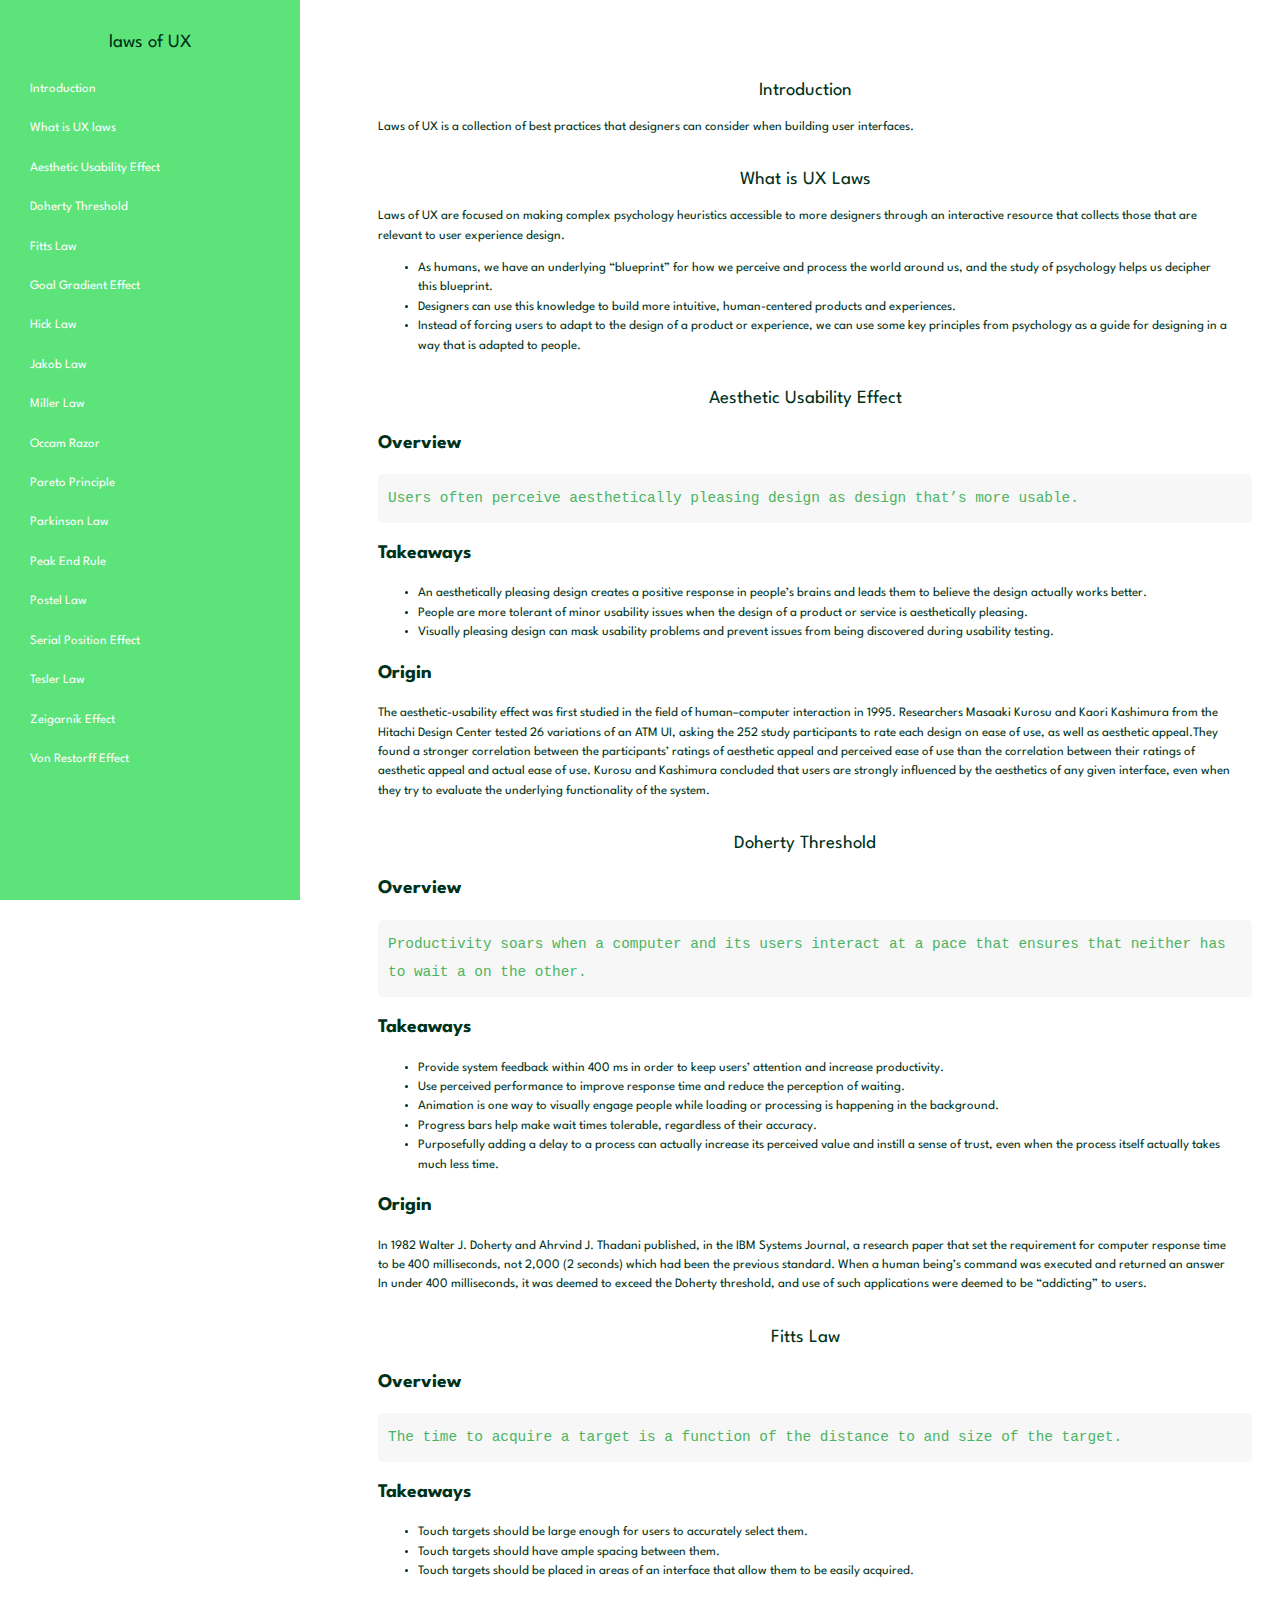
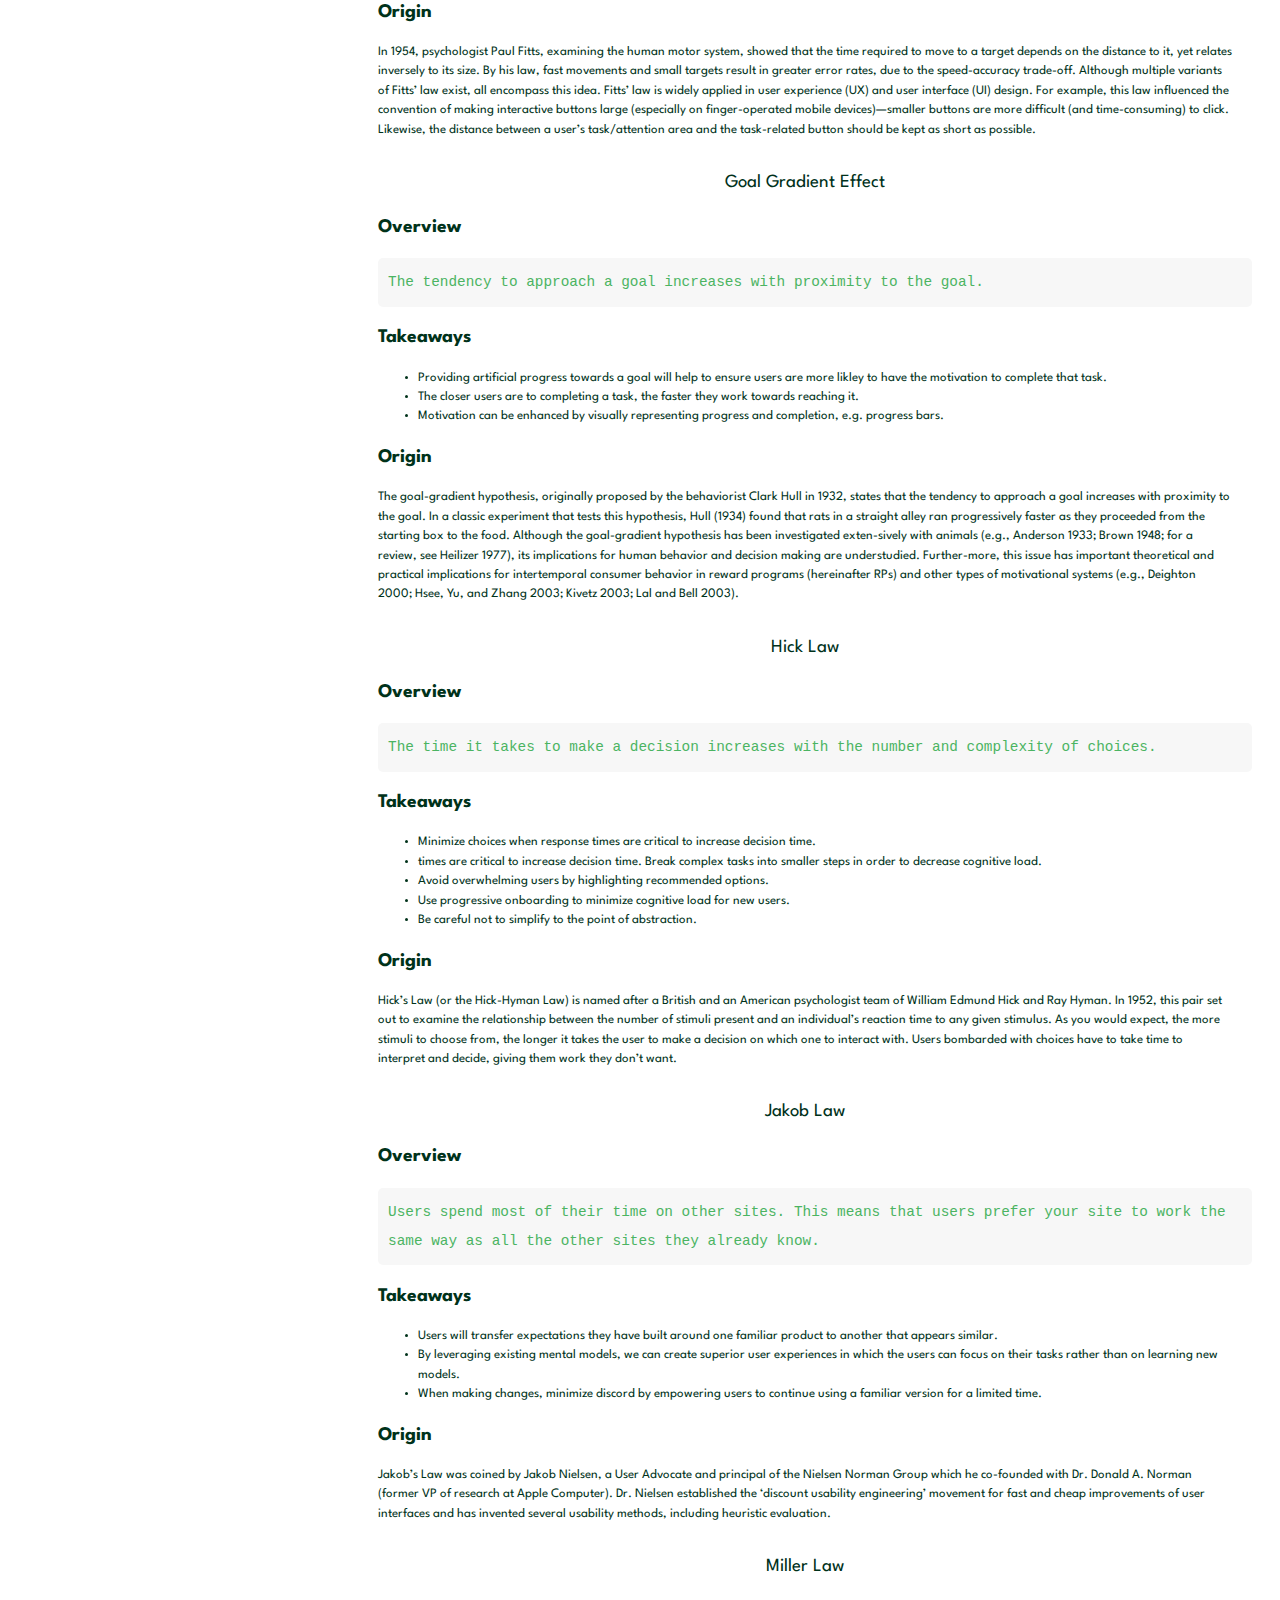
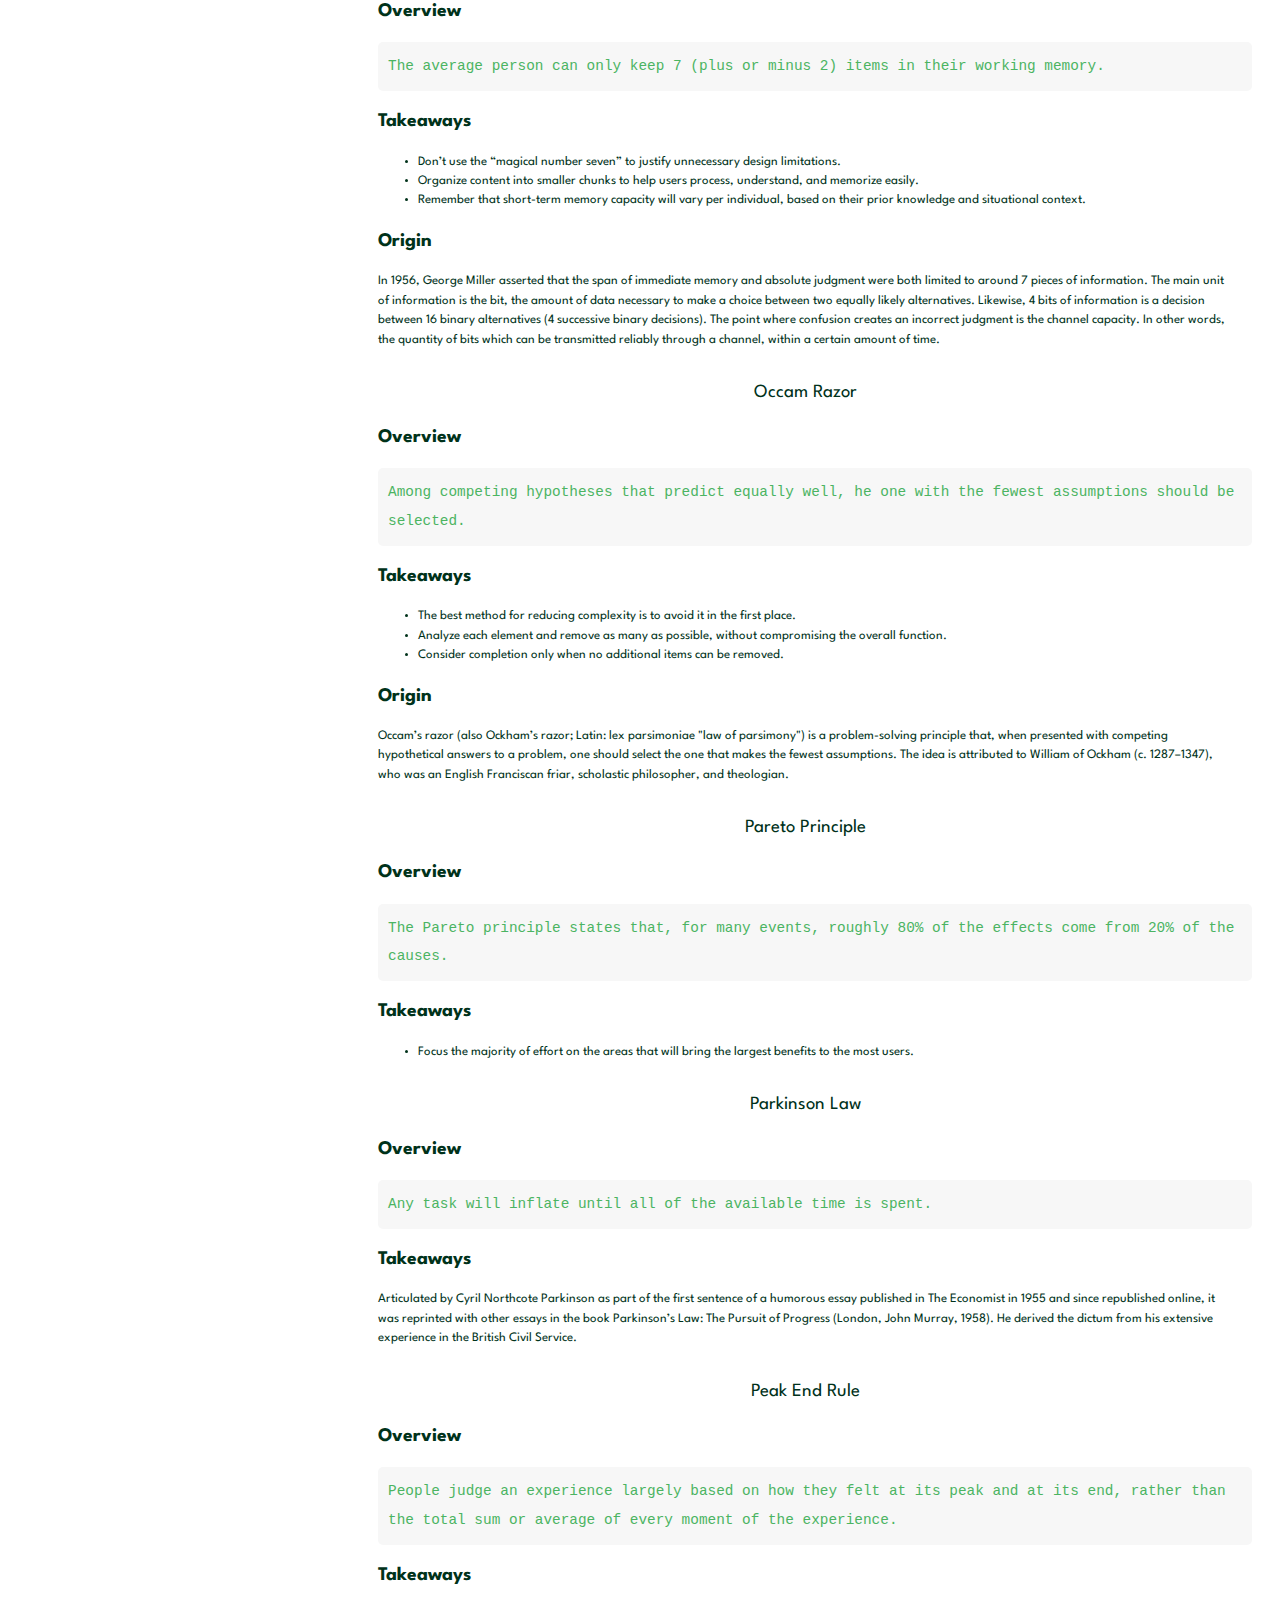
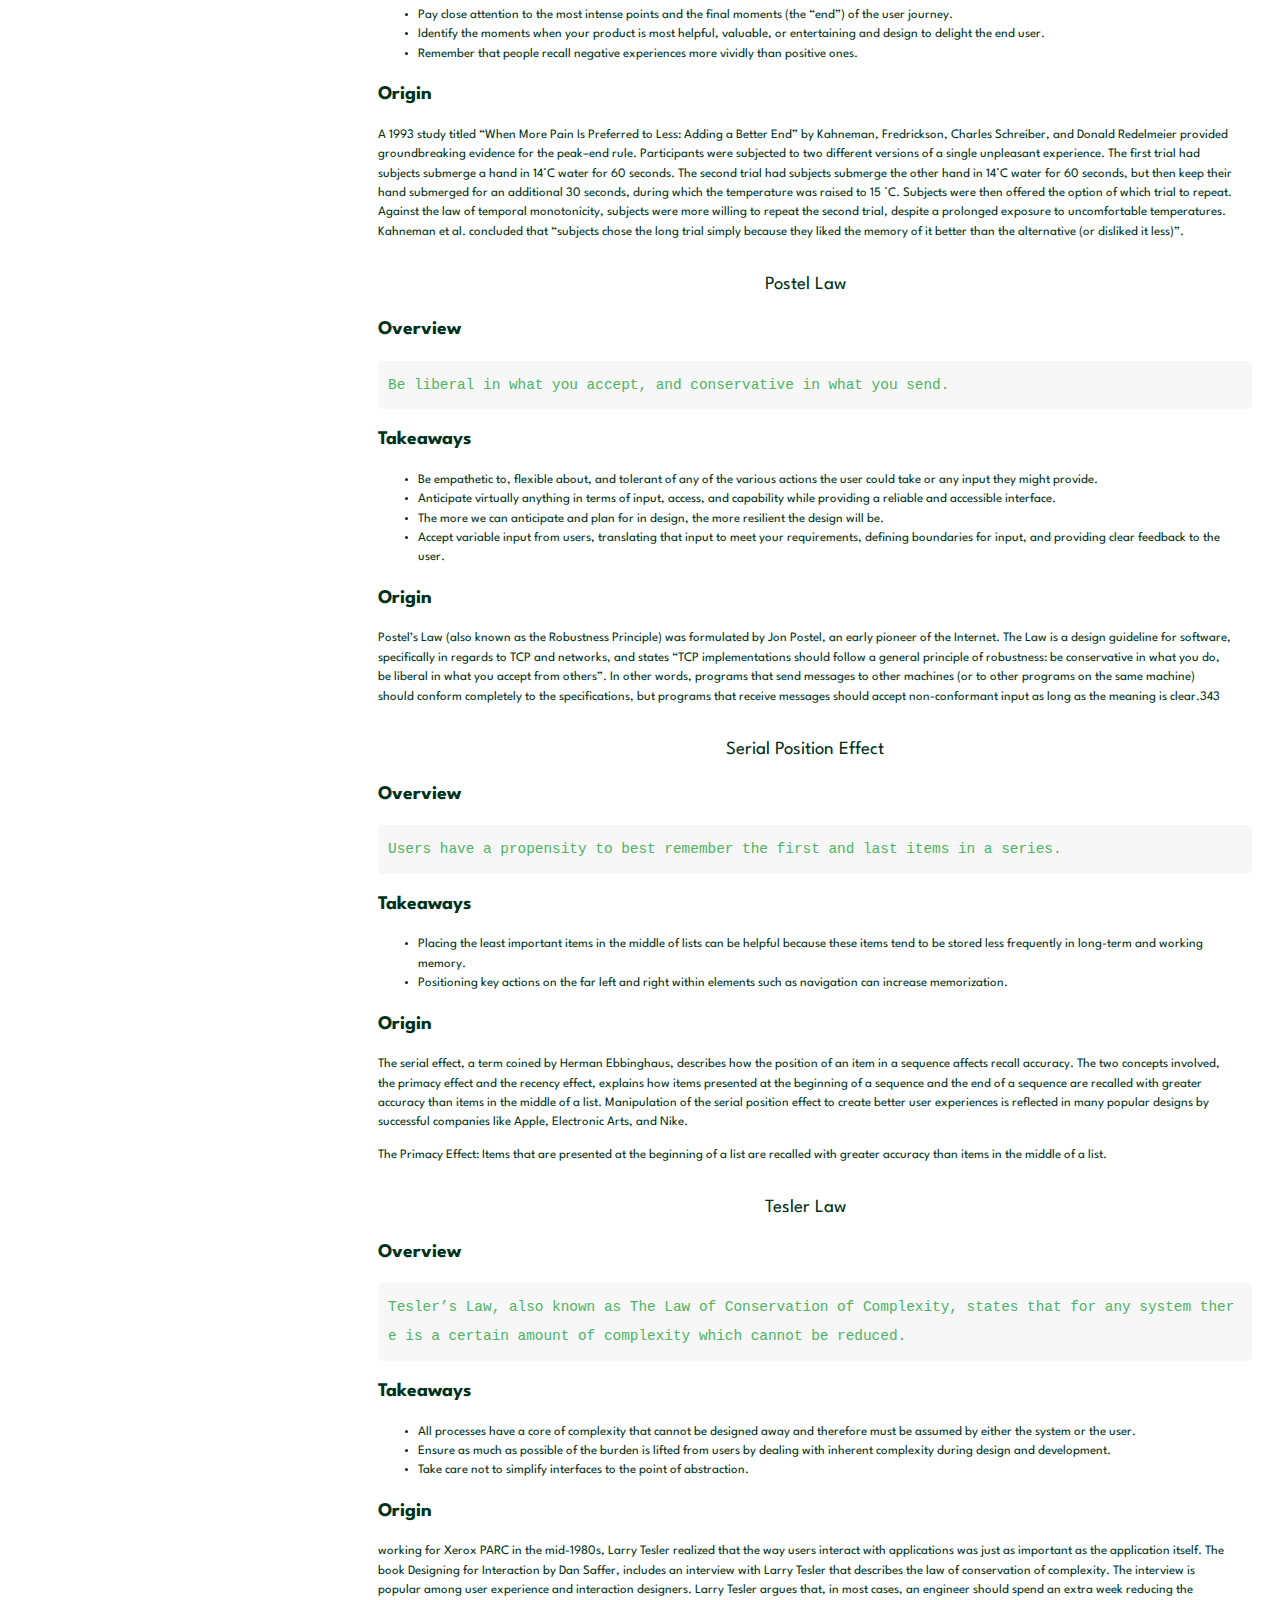
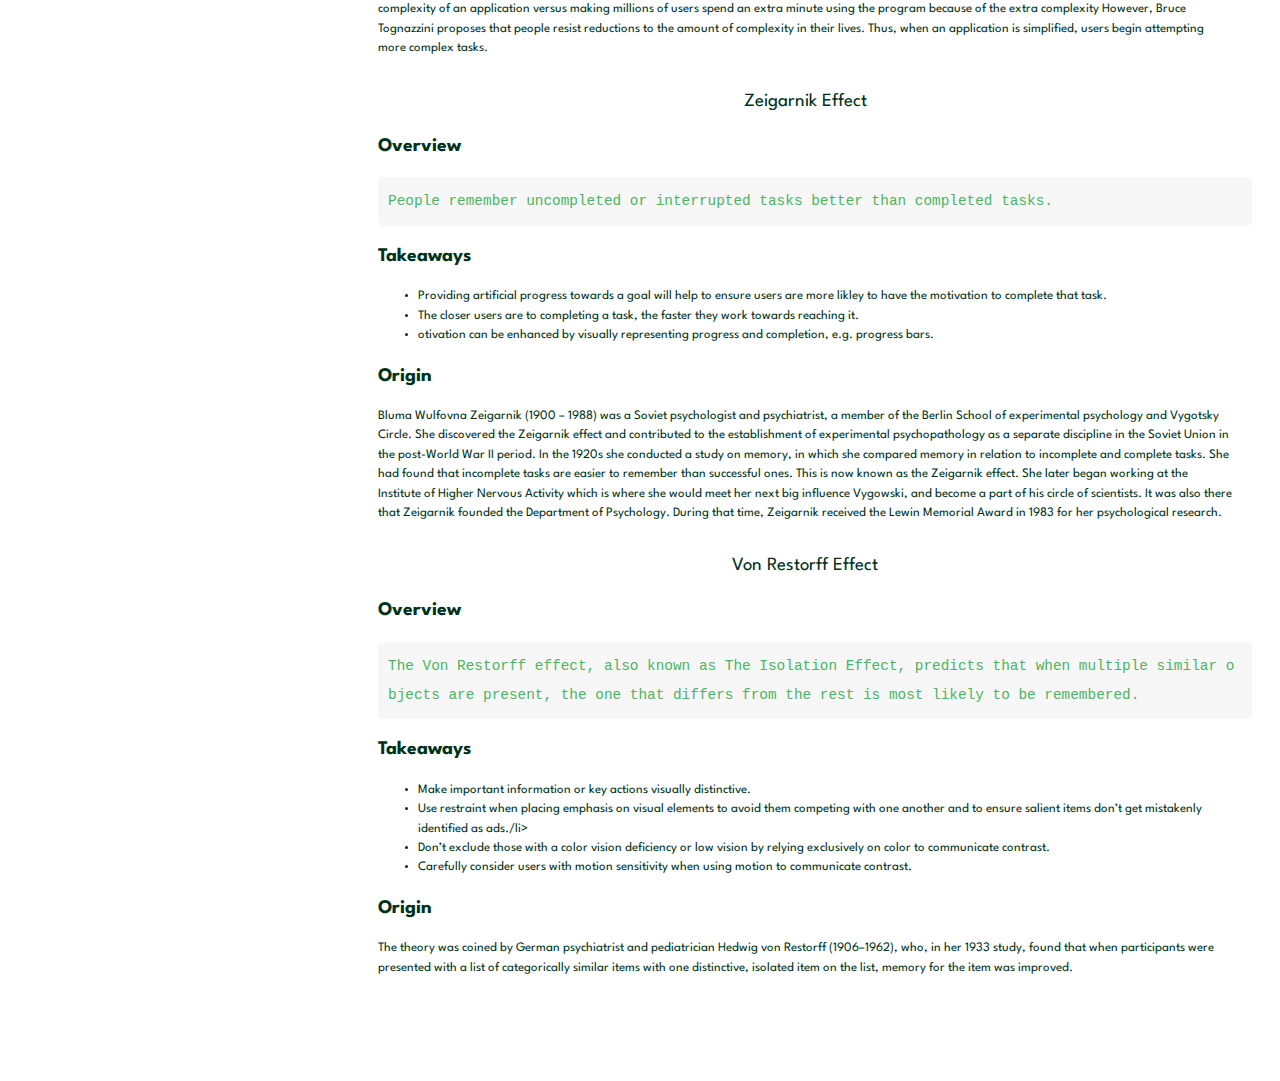
<file: week_08_html_css_javascript/homepage/index.html>
<!DOCTYPE html>

<html lang="en">
    <head>
        <link href="https://cdn.jsdelivr.net/npm/bootstrap@5.2.3/dist/css/bootstrap.min.css" rel="stylesheet" integrity="sha384-rbsA2VBKQhggwzxH7pPCaAqO46MgnOM80zW1RWuH61DGLwZJEdK2Kadq2F9CUG65" crossorigin="anonymous">
        <script src="https://cdn.jsdelivr.net/npm/bootstrap@5.2.3/dist/js/bootstrap.bundle.min.js" integrity="sha384-kenU1KFdBIe4zVF0s0G1M5b4hcpxyD9F7jL+jjXkk+Q2h455rYXK/7HAuoJl+0I4" crossorigin="anonymous"></script>
        <link href="styles.css" rel="stylesheet">
        <title>UX Design Glossary</title>
        <script>
            document.addEventListener("DOMContentLoaded", function() {
  const navbar = document.getElementById("navbar");

  navbar.addEventListener("click", function(event) {
    event.preventDefault();
    if (event.target.tagName === "A") {
      const targetSection = event.target.getAttribute("href");
      scrollToSection(targetSection);
    }
  });

  function scrollToSection(sectionId) {
    const targetSection = document.querySelector("#main-doc " + sectionId);
    if (targetSection) {
      targetSection.scrollIntoView({ behavior: "smooth" });
    }
  }
});

         </script>
    </head>
    <body>

        <nav id="navbar">
            <header>laws of UX</header>
            <ul>
                <li><a class="nav-link" href="#Introduction">Introduction</a></li>
                <li>
                    <a class="nav-link" href="#What_is_UX_Laws">What is UX laws</a>
                </li>
                <li><a class="nav-link" href="#Aesthetic_Usability_Effect">Aesthetic Usability Effect</a></li>
                <li><a class="nav-link" href="#Doherty_Threshold">Doherty Threshold</a></li>
                <li>
                    <a class="nav-link" href="#Fitts_Law">Fitts Law</a>
                </li>
                <li><a class="nav-link" href="#Goal_Gradient_Effect">Goal Gradient Effect
                </a></li>
                <li><a class="nav-link" href="#Hick_Law">Hick Law</a></li>
                <li><a class="nav-link" href="#Jakob_Law">Jakob Law</a></li>
                <li><a class="nav-link" href="#Miller_Law">Miller Law</a></li>
                <li><a class="nav-link" href="#Occam_Razor">Occam Razor</a></li>
                <li><a class="nav-link" href="#Pareto_Principle">Pareto Principle
                </a></li>
                <li><a class="nav-link" href="#Parkinson_Law">Parkinson Law</a></li>
                <li><a class="nav-link" href="#Peak_End_Rule">Peak End Rule</a></li>
                <li><a class="nav-link" href="#Postel_Law">Postel Law</a></li>
                <li><a class="nav-link" href="#Serial_Position_Effect">Serial Position Effect</a></li>
                <li><a class="nav-link" href="#Tesler_Law">Tesler Law</a></li>
                <li><a class="nav-link" href="#Zeigarnik_Effect">Zeigarnik Effect</a></li>
                <li><a class="nav-link" href="#Von_Restorff_Effect">Von Restorff Effect</a></li>
            </ul>
        </nav>
        <main id="main-doc">

            <section class="main-section" id="Introduction">
                <header>Introduction</header>
                <article>
                    <p>Laws of UX is a collection of best practices that designers can consider when building user interfaces.</p>
                </article>
            </section>

            <section class="main-section" id="What_is_UX_Laws">
                <header>What is UX Laws</header>
                <article>
                    <p>Laws of UX are focused on making complex psychology heuristics accessible to more designers through an interactive resource that collects those that are relevant to user experience design.
                    </p>
                    <ul>
                        <li>As humans, we have an underlying “blueprint” for how we perceive and process the world around us, and the study of psychology helps us decipher this blueprint. </li>
                        <li>Designers can use this knowledge to build more intuitive, human-centered products and experiences.</li>
                        <li>Instead of forcing users to adapt to the design of a product or experience, we can use some key principles from psychology as a guide for designing in a way that is adapted to people.</li>
                    </ul>
                </article>
            </section>
            <section class="main-section" id="Aesthetic_Usability_Effect">
                <header>Aesthetic Usability Effect</header>
                <article>
                    <h2>Overview</h2>
                    <code>Users often perceive aesthetically pleasing design as design that’s more usable.</code>
                    <h2>Takeaways</h2>
                    <ul>
                        <li>An aesthetically pleasing design creates a positive response in people’s brains and leads them to believe the design actually works better.</li>
                        <li>People are more tolerant of minor usability issues when the design of a product or service is aesthetically pleasing.</li>
                        <li>Visually pleasing design can mask usability problems and prevent issues from being discovered during usability testing.</li>
                    </ul>
                    <h2>Origin</h2>
                    <p>The aesthetic-usability effect was first studied in the field of human–computer interaction in 1995. Researchers Masaaki Kurosu and Kaori Kashimura from the Hitachi Design Center tested 26 variations of an ATM UI, asking the 252 study
                        participants to rate each design on ease of use, as well as aesthetic appeal.They found a stronger correlation between the participants’ ratings of aesthetic appeal and perceived ease of use than the correlation between their ratings
                        of aesthetic appeal and actual ease of use. Kurosu and Kashimura concluded that users are strongly influenced by the aesthetics of any given interface, even when they try to evaluate the underlying functionality of the system.</p>

                </article>
            </section>
            <section class="main-section" id="Doherty_Threshold">
                <header>Doherty Threshold</header>
                <article>
                    <h2>Overview</h2>
                    <code>Productivity soars when a computer and its users interact at a pace that ensures that neither has to wait a on the other.</code>

                    <h2>Takeaways</h2>
                    <ul>
                        <li>Provide system feedback within 400 ms in order to keep users’ attention and increase productivity.</li>
                        <li>Use perceived performance to improve response time and reduce the perception of waiting.</li>
                        <li>Animation is one way to visually engage people while loading or processing is happening in the background.
                        </li>
                        <li>Progress bars help make wait times tolerable, regardless of their accuracy.</li>
                        <li>Purposefully adding a delay to a process can actually increase its perceived value and instill a sense of trust, even when the process itself actually takes much less time.</li>
                    </ul>
                    <h2>Origin</h2>
                    <p>In 1982 Walter J. Doherty and Ahrvind J. Thadani published, in the IBM Systems Journal, a research paper that set the requirement for computer response time to be 400 milliseconds, not 2,000 (2 seconds) which had been the previous standard.
                        When a human being’s command was executed and returned an answer In under 400 milliseconds, it was deemed to exceed the Doherty threshold, and use of such applications were deemed to be “addicting” to users.</p>

                </article>
            </section>
            <section class="main-section" id="Fitts_Law">
                <header>Fitts Law</header>
                <article>
                    <h2>Overview</h2>
                    <code>The time to acquire a target is a function of the distance to and size of the target.</code>
                    <h2>Takeaways</h2>
                    <ul>
                        <li>Touch targets should be large enough for users to accurately select them.</li>
                        <li>Touch targets should have ample spacing between them.</li>
                        <li>Touch targets should be placed in areas of an interface that allow them to be easily acquired.</li>
                    </ul>
                    <h2>Origin</h2>
                    <p>In 1954, psychologist Paul Fitts, examining the human motor system, showed that the time required to move to a target depends on the distance to it, yet relates inversely to its size. By his law, fast movements and small targets result
                        in greater error rates, due to the speed-accuracy trade-off. Although multiple variants of Fitts’ law exist, all encompass this idea. Fitts’ law is widely applied in user experience (UX) and user interface (UI) design. For example,
                        this law influenced the convention of making interactive buttons large (especially on finger-operated mobile devices)—smaller buttons are more difficult (and time-consuming) to click. Likewise, the distance between a user’s task/attention
                        area and the task-related button should be kept as short as possible.</p>

                </article>
            </section>
            <section class="main-section" id="Goal_Gradient_Effect">
                <header>Goal Gradient Effect</header>
                <article>
                    <h2>Overview</h2>
                    <code>The tendency to approach a goal increases with proximity to the goal.</code>
                    <h2>Takeaways</h2>
                    <ul>
                        <li>Providing artificial progress towards a goal will help to ensure users are more likley to have the motivation to complete that task.</li>
                        <li>The closer users are to completing a task, the faster they work towards reaching it.</li>
                        <li>Motivation can be enhanced by visually representing progress and completion, e.g. progress bars.</li>
                    </ul>
                    <h2>Origin</h2>
                    <p>The goal-gradient hypothesis, originally proposed by the behaviorist Clark Hull in 1932, states that the tendency to approach a goal increases with proximity to the goal. In a classic experiment that tests this hypothesis, Hull (1934)
                        found that rats in a straight alley ran progressively faster as they proceeded from the starting box to the food. Although the goal-gradient hypothesis has been investigated exten-sively with animals (e.g., Anderson 1933; Brown 1948;
                        for a review, see Heilizer 1977), its implications for human behavior and decision making are understudied. Further-more, this issue has important theoretical and practical implications for intertemporal consumer behavior in reward
                        programs (hereinafter RPs) and other types of motivational systems (e.g., Deighton 2000; Hsee, Yu, and Zhang 2003; Kivetz 2003; Lal and Bell 2003).</p>
                </article>

            </section>
            <section class="main-section" id="Hick_Law">
                <header>Hick Law</header>
                <article>
                    <h2>Overview</h2>
                    <code>The time it takes to make a decision increases with the number and complexity of choices.</code>

                    <h2>Takeaways</h2>
                    <ul>
                        <li>Minimize choices when response times are critical to increase decision time.</li>
                        <li> times are critical to increase decision time. Break complex tasks into smaller steps in order to decrease cognitive load.</li>
                        <li>Avoid overwhelming users by highlighting recommended options.</li>
                        <li>Use progressive onboarding to minimize cognitive load for new users.</li>
                        <li>Be careful not to simplify to the point of abstraction.</li>
                    </ul>
                    <h2>Origin</h2>

                    <p>
                        Hick’s Law (or the Hick-Hyman Law) is named after a British and an American psychologist team of William Edmund Hick and Ray Hyman. In 1952, this pair set out to examine the relationship between the number of stimuli present and an individual’s reaction
                        time to any given stimulus. As you would expect, the more stimuli to choose from, the longer it takes the user to make a decision on which one to interact with. Users bombarded with choices have to take time to interpret and decide,
                        giving them work they don’t want.</p>


                </article>

            </section>
            <section class="main-section" id="Jakob_Law">
                <header>Jakob Law</header>
                <article>
                    <h2>Overview</h2>
                    <code>Users spend most of their time on other sites. This means that users prefer your site to work the same way as all the other sites they already know.</code>

                    <h2>Takeaways</h2>
                    <ul>
                        <li>Users will transfer expectations they have built around one familiar product to another that appears similar.</li>
                        <li>By leveraging existing mental models, we can create superior user experiences in which the users can focus on their tasks rather than on learning new models.</li>
                        <li>When making changes, minimize discord by empowering users to continue using a familiar version for a limited time.</li>
                    </ul>
                    <h2>Origin</h2>
                    <p>Jakob’s Law was coined by Jakob Nielsen, a User Advocate and principal of the Nielsen Norman Group which he co-founded with Dr. Donald A. Norman (former VP of research at Apple Computer). Dr. Nielsen established the ‘discount usability
                        engineering’ movement for fast and cheap improvements of user interfaces and has invented several usability methods, including heuristic evaluation.</p>

                </article>
            </section>


            <section class="main-section" id="Miller_Law">
                <header>Miller Law</header>
                <article>
                    <h2>Overview</h2>
                    <code>The average person can only keep 7 (plus or minus 2) items in their working memory.</code>

                    <h2>Takeaways</h2>
                    <ul>
                        <li>Don’t use the “magical number seven” to justify unnecessary design limitations.</li>
                        <li>Organize content into smaller chunks to help users process, understand, and memorize easily.</li>
                        <li>Remember that short-term memory capacity will vary per individual, based on their prior knowledge and situational context.</li>
                    </ul>
                    <h2>Origin</h2>
                    <p>In 1956, George Miller asserted that the span of immediate memory and absolute judgment were both limited to around 7 pieces of information. The main unit of information is the bit, the amount of data necessary to make a choice between
                        two equally likely alternatives. Likewise, 4 bits of information is a decision between 16 binary alternatives (4 successive binary decisions). The point where confusion creates an incorrect judgment is the channel capacity. In other
                        words, the quantity of bits which can be transmitted reliably through a channel, within a certain amount of time.</p>
                </article>
            </section>
            <section class="main-section" id="Occam_Razor">
                <header>Occam Razor</header>
                <article>
                    <h2>Overview</h2>
                    <code>Among competing hypotheses that predict equally well, he one with the fewest assumptions should be selected.    </code>


                    <h2>Takeaways</h2>
                    <ul>
                        <li>The best method for reducing complexity is to avoid it in the first place.</li>
                        <li>Analyze each element and remove as many as possible, without compromising the overall function.</li>
                        <li>Consider completion only when no additional items can be removed.</li>
                    </ul>
                    <h2>Origin</h2>
                    <p>Occam’s razor (also Ockham’s razor; Latin: lex parsimoniae "law of parsimony") is a problem-solving principle that, when presented with competing hypothetical answers to a problem, one should select the one that makes the fewest assumptions.
                        The idea is attributed to William of Ockham (c. 1287–1347), who was an English Franciscan friar, scholastic philosopher, and theologian.</p>

                </article>
            </section>
            <section class="main-section" id="Pareto_Principle">
                <header>Pareto Principle</header>
                <article>
                    <h2>Overview</h2>
                    <code>The Pareto principle states that, for many events, roughly 80% of the effects come from 20% of the causes.</code>


                    <h2>Takeaways</h2>
                    <ul>
                        <li>Focus the majority of effort on the areas that will bring the largest benefits to the most users.</li>
                    </ul>

                </article>
            </section>

            <section class="main-section" id="Parkinson_Law">
                <header>Parkinson Law</header>
                <article>
                    <h2>Overview</h2>
                    <code>Any task will inflate until all of the available time is spent.</code>

                    <h2>Takeaways</h2>
                    <p>Articulated by Cyril Northcote Parkinson as part of the first sentence of a humorous essay published in The Economist in 1955 and since republished online, it was reprinted with other essays in the book Parkinson’s Law: The Pursuit of
                        Progress (London, John Murray, 1958). He derived the dictum from his extensive experience in the British Civil Service.</p>
                </article>
            </section>
            <section class="main-section" id="Peak_End_Rule">
                <header>Peak End Rule</header>
                <article>
                    <h2>Overview</h2>
                    <code>People judge an experience largely based on how they felt at its peak and at its end, rather than the total sum or average of every moment of the experience.</code>

                    <h2>Takeaways</h2>
                    <ul>
                        <li>Pay close attention to the most intense points and the final moments (the “end”) of the user journey.</li>
                        <li>Identify the moments when your product is most helpful, valuable, or entertaining and design to delight the end user.</li>
                        <li>Remember that people recall negative experiences more vividly than positive ones.</li>
                    </ul>
                    <h2>Origin</h2>
                    <p>A 1993 study titled “When More Pain Is Preferred to Less: Adding a Better End” by Kahneman, Fredrickson, Charles Schreiber, and Donald Redelmeier provided groundbreaking evidence for the peak–end rule. Participants were subjected to two
                        different versions of a single unpleasant experience. The first trial had subjects submerge a hand in 14°C water for 60 seconds. The second trial had subjects submerge the other hand in 14°C water for 60 seconds, but then keep their
                        hand submerged for an additional 30 seconds, during which the temperature was raised to 15 °C. Subjects were then offered the option of which trial to repeat. Against the law of temporal monotonicity, subjects were more willing to
                        repeat the second trial, despite a prolonged exposure to uncomfortable temperatures. Kahneman et al. concluded that “subjects chose the long trial simply because they liked the memory of it better than the alternative (or disliked
                        it less)”.</p>
                </article>
            </section>
            <section class="main-section" id="Postel_Law">
                <header>Postel Law</header>
                <article>
                    <h2>Overview</h2>
                    <code>Be liberal in what you accept, and conservative in what you send.</code>
                    <h2>Takeaways</h2>
                    <ul>
                        <li>Be empathetic to, flexible about, and tolerant of any of the various actions the user could take or any input they might provide.</li>
                        <li>Anticipate virtually anything in terms of input, access, and capability while providing a reliable and accessible interface.</li>
                        <li>The more we can anticipate and plan for in design, the more resilient the design will be.</li>
                        <li>Accept variable input from users, translating that input to meet your requirements, defining boundaries for input, and providing clear feedback to the user.</li>
                    </ul>
                    <h2>Origin</h2>
                    <p>Postel’s Law (also known as the Robustness Principle) was formulated by Jon Postel, an early pioneer of the Internet. The Law is a design guideline for software, specifically in regards to TCP and networks, and states “TCP implementations
                        should follow a general principle of robustness: be conservative in what you do, be liberal in what you accept from others”. In other words, programs that send messages to other machines (or to other programs on the same machine) should
                        conform completely to the specifications, but programs that receive messages should accept non-conformant input as long as the meaning is clear.343</p>
                </article>
            </section>
            <section class="main-section" id="Serial_Position_Effect">
                <header>Serial Position Effect</header>
                <article>
                    <h2>Overview</h2>
                    <code>Users have a propensity to best remember the first and last items in a series.</code>
                    <h2>Takeaways</h2>
                    <ul>
                        <li>Placing the least important items in the middle of lists can be helpful because these items tend to be stored less frequently in long-term and working memory.</li>
                        <li>Positioning key actions on the far left and right within elements such as navigation can increase memorization.</li>
                    </ul>
                    <h2>Origin</h2>
                    <p>The serial effect, a term coined by Herman Ebbinghaus, describes how the position of an item in a sequence affects recall accuracy. The two concepts involved, the primacy effect and the recency effect, explains how items presented at the
                        beginning of a sequence and the end of a sequence are recalled with greater accuracy than items in the middle of a list. Manipulation of the serial position effect to create better user experiences is reflected in many popular designs
                        by successful companies like Apple, Electronic Arts, and Nike.</p>
                    <p>The Primacy Effect: Items that are presented at the beginning of a list are recalled with greater accuracy than items in the middle of a list.</p>
                </article>

            </section>
            <section class="main-section" id="Tesler_Law">
                <header>Tesler Law</header>
                <article>
                    <h2>Overview</h2>
                    <code>Tesler’s Law, also known as The Law of Conservation of Complexity, states that for any system there is a certain amount of complexity which cannot be reduced.</code>
                    <h2>Takeaways</h2>
                    <ul>
                        <li>All processes have a core of complexity that cannot be designed away and therefore must be assumed by either the system or the user.</li>
                        <li>Ensure as much as possible of the burden is lifted from users by dealing with inherent complexity during design and development.</li>
                        <li>Take care not to simplify interfaces to the point of abstraction.</li>
                    </ul>
                    <h2>Origin</h2>
                    <p>working for Xerox PARC in the mid-1980s, Larry Tesler realized that the way users interact with applications was just as important as the application itself. The book Designing for Interaction by Dan Saffer, includes an interview with
                        Larry Tesler that describes the law of conservation of complexity. The interview is popular among user experience and interaction designers. Larry Tesler argues that, in most cases, an engineer should spend an extra week reducing the
                        complexity of an application versus making millions of users spend an extra minute using the program because of the extra complexity However, Bruce Tognazzini proposes that people resist reductions to the amount of complexity in their
                        lives. Thus, when an application is simplified, users begin attempting more complex tasks.</p>
                </article>
            </section>
            <section class="main-section" id="Zeigarnik_Effect">
                <header>Zeigarnik Effect</header>
                <article>
                    <h2>Overview</h2>
                    <code>People remember uncompleted or interrupted tasks better than completed tasks.</code>
                    <h2>Takeaways</h2>
                    <ul>
                        <li>Providing artificial progress towards a goal will help to ensure users are more likley to have the motivation to complete that task.</li>
                        <li>The closer users are to completing a task, the faster they work towards reaching it.</li>
                        <li>otivation can be enhanced by visually representing progress and completion, e.g. progress bars.
                        </li>
                    </ul>
                    <h2>Origin</h2>
                    <p>Bluma Wulfovna Zeigarnik (1900 – 1988) was a Soviet psychologist and psychiatrist, a member of the Berlin School of experimental psychology and Vygotsky Circle. She discovered the Zeigarnik effect and contributed to the establishment of
                        experimental psychopathology as a separate discipline in the Soviet Union in the post-World War II period. In the 1920s she conducted a study on memory, in which she compared memory in relation to incomplete and complete tasks. She
                        had found that incomplete tasks are easier to remember than successful ones. This is now known as the Zeigarnik effect. She later began working at the Institute of Higher Nervous Activity which is where she would meet her next big
                        influence Vygowski, and become a part of his circle of scientists. It was also there that Zeigarnik founded the Department of Psychology. During that time, Zeigarnik received the Lewin Memorial Award in 1983 for her psychological research.</p>
                </article>
            </section>
            <section class="main-section" id="Von_Restorff_Effect">
                <header>Von Restorff Effect</header>
                <article>
                    <h2>Overview</h2>
                    <code>The Von Restorff effect, also known as The Isolation Effect, predicts that when multiple similar objects are present, the one that differs from the rest is most likely to be remembered.</code>
                    <h2>Takeaways</h2>
                    <ul>
                        <li>Make important information or key actions visually distinctive.</li>
                        <li>Use restraint when placing emphasis on visual elements to avoid them competing with one another and to ensure salient items don’t get mistakenly identified as ads./li>
                            <li>Don’t exclude those with a color vision deficiency or low vision by relying exclusively on color to communicate contrast.</li>
                            <li>Carefully consider users with motion sensitivity when using motion to communicate contrast.</li>
                    </ul>
                    <h2>Origin</h2>
                    <p>The theory was coined by German psychiatrist and pediatrician Hedwig von Restorff (1906–1962), who, in her 1933 study, found that when participants were presented with a list of categorically similar items with one distinctive, isolated
                        item on the list, memory for the item was improved.</p>
                </article>
            </section>

        </main>
    </body>

</html>
</file>
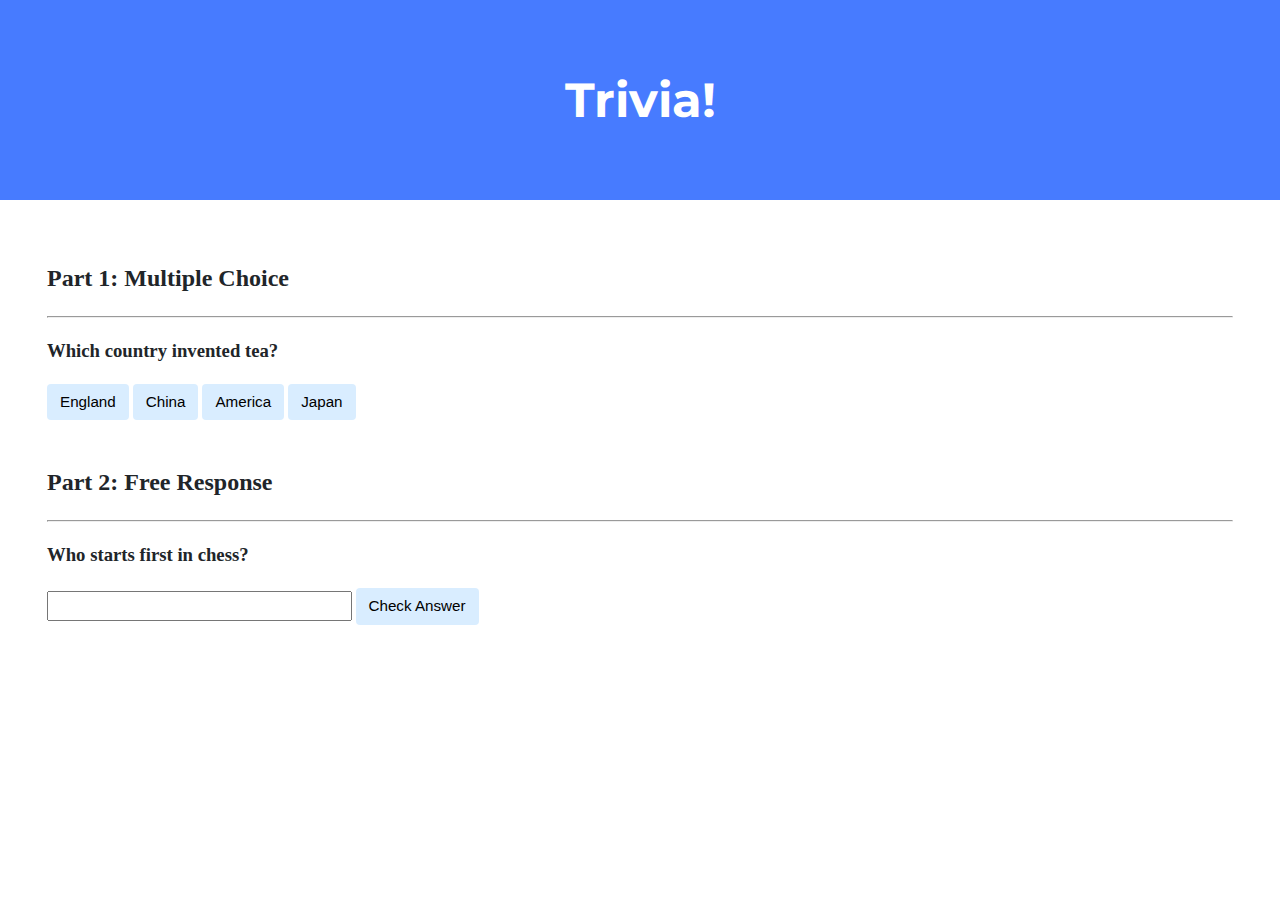
<file: week_08_html_css_javascript/trivia/index.html>
<!DOCTYPE html>

<html lang="en">

<head>
    <link href="https://fonts.googleapis.com/css2?family=Montserrat:wght@500&display=swap" rel="stylesheet">
    <link href="styles.css" rel="stylesheet">
    <title>Trivia!</title>
    <script>
         // TODO: Add code to check answers to questions
document.addEventListener("DOMContentLoaded", function() {
  const question1Buttons = document.querySelectorAll(".section:nth-child(1) .yes, .section:nth-child(1) .no");
  const question1Feedback = document.querySelector("#text1");
  const question2Input = document.querySelector("#input");
  const question2CheckBtn = document.querySelector("#check");
  const question2Feedback = document.querySelector("#text2");

  question1Buttons.forEach(button => {
    button.addEventListener("click", function(event) {
      event.preventDefault();
      const selectedOption = this.textContent;
      const correctAnswer = "China";

      if (selectedOption === correctAnswer) {
        this.style.backgroundColor = "green";
        question1Feedback.textContent = "Correct!";
        disableOptions(question1Buttons);
      } else {
        this.style.backgroundColor = "red";
        question1Feedback.textContent = "Incorrect";
      }
    });
  });

  question2CheckBtn.addEventListener("click", function(event) {
    event.preventDefault();
    const userAnswer = question2Input.value.trim().toLowerCase();
    const correctAnswer = "white";

    if (userAnswer === correctAnswer) {
      question2Input.style.backgroundColor = "green";
      question2Feedback.textContent = "Correct!";
    } else {
      question2Input.style.backgroundColor = "red";
      question2Feedback.textContent = "Incorrect";
    }
  });

  function disableOptions(buttons) {
    buttons.forEach(button => {
      button.disabled = true;
    });
  }
});




    </script>
</head>

<body>
    <div class="header">
        <h1>Trivia!</h1>
    </div>

    <div class="container">
        <div class="section">
            <h2>Part 1: Multiple Choice</h2>
            <hr>
            <!-- TODO: Add multiple choice question here -->
            <h3>Which country invented tea?</h3>
            <p id="text1"></p>
            <button class="no">England</button>
            <button class="yes">China</button>
            <button class="no">America</button>
            <button class="no">Japan</button>
        </div>

        <div class="section">
            <h2>Part 2: Free Response</h2>
            <hr>
            <!-- TODO: Add free response question here -->
            <h3>Who starts first in chess?</h3>
            <p id="text2"></p>
            <input type="text" autocomplete="off" id="input">
            <button id="check">Check Answer</button>
        </div>
    </div>
</body>

</html>
</file>
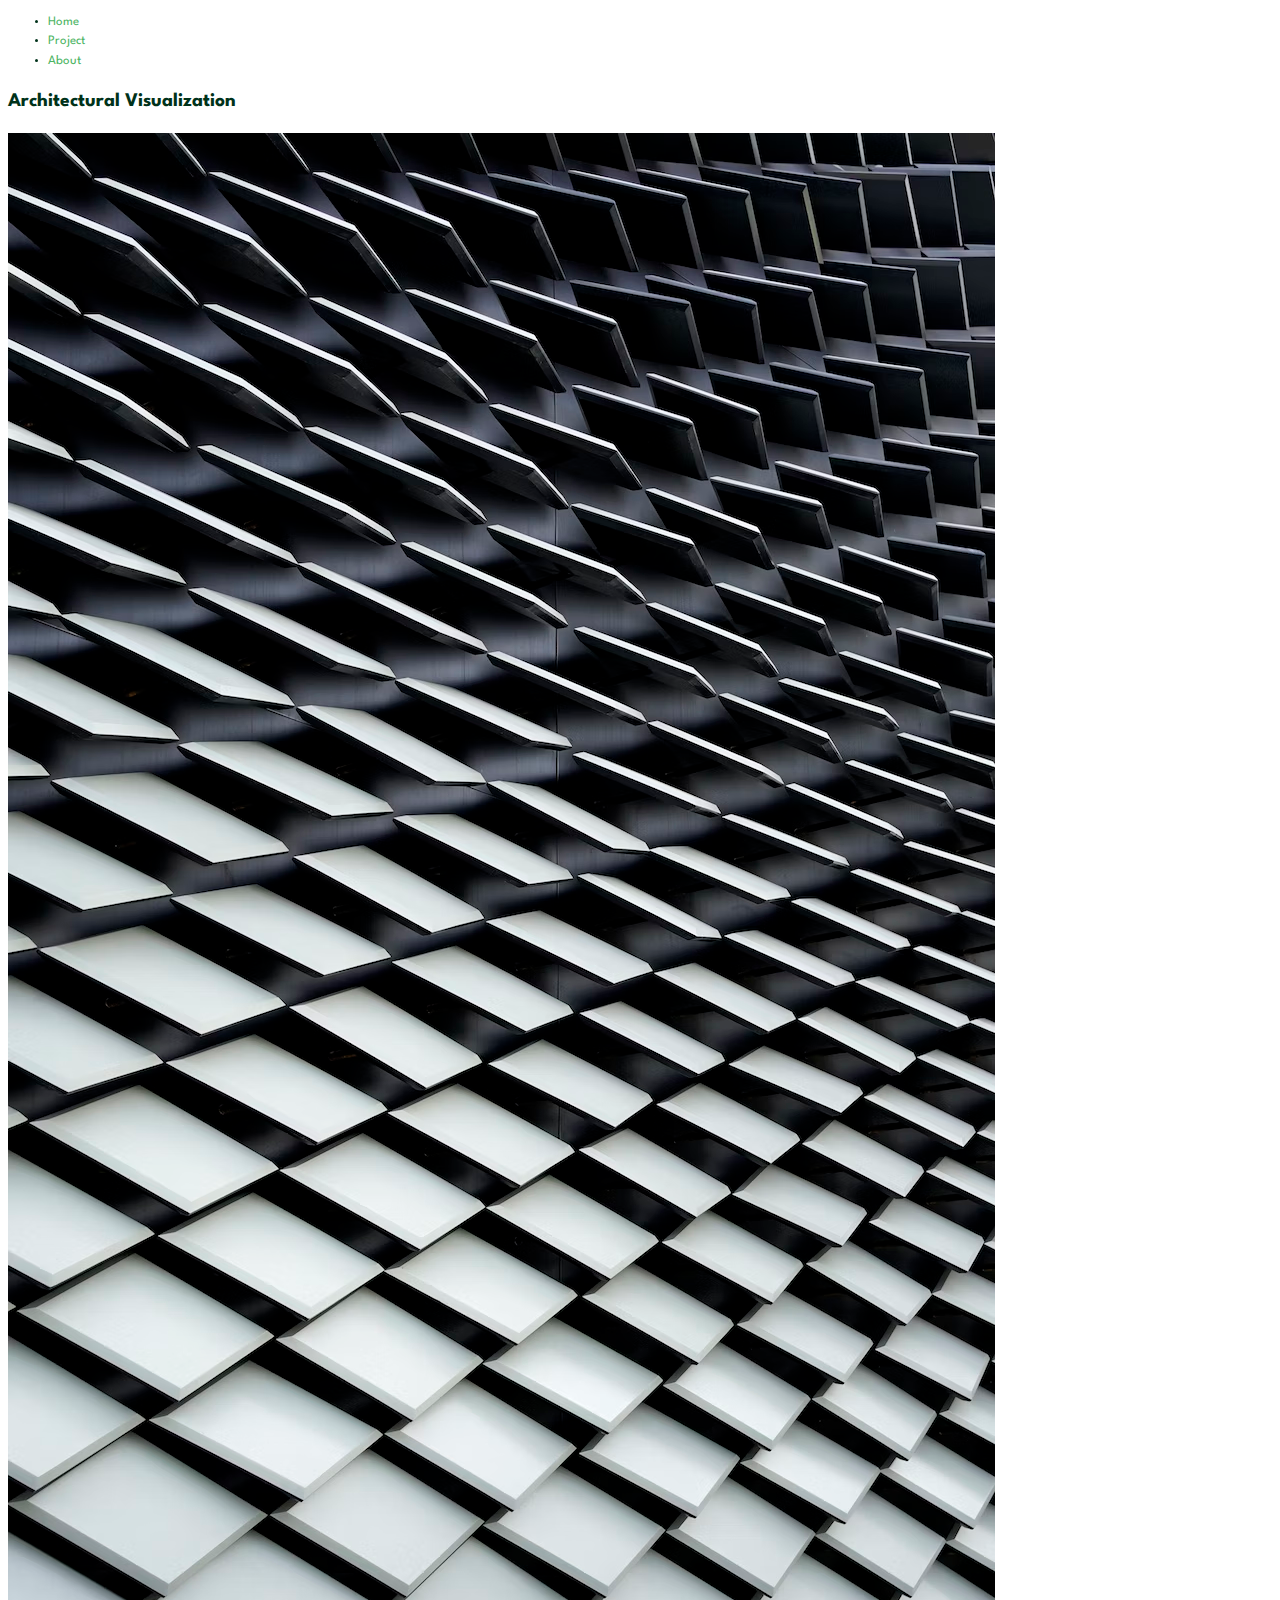
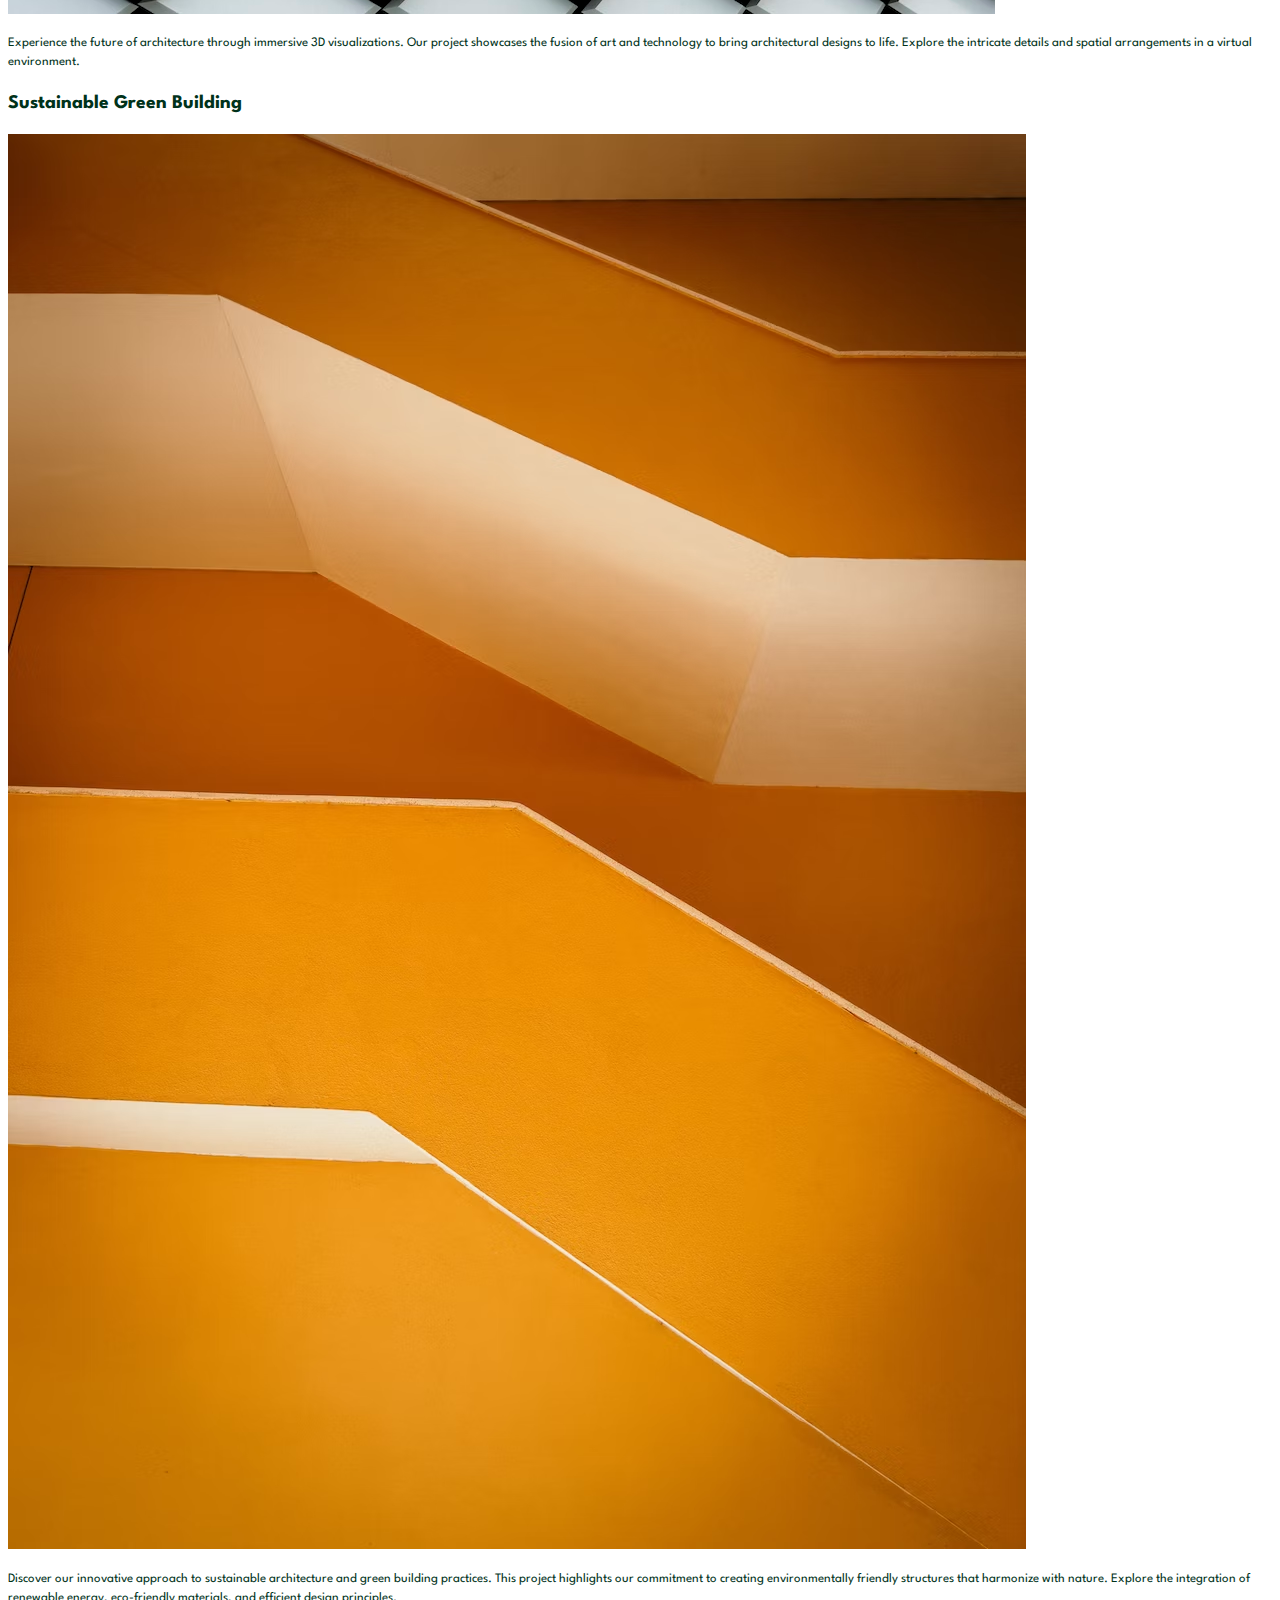
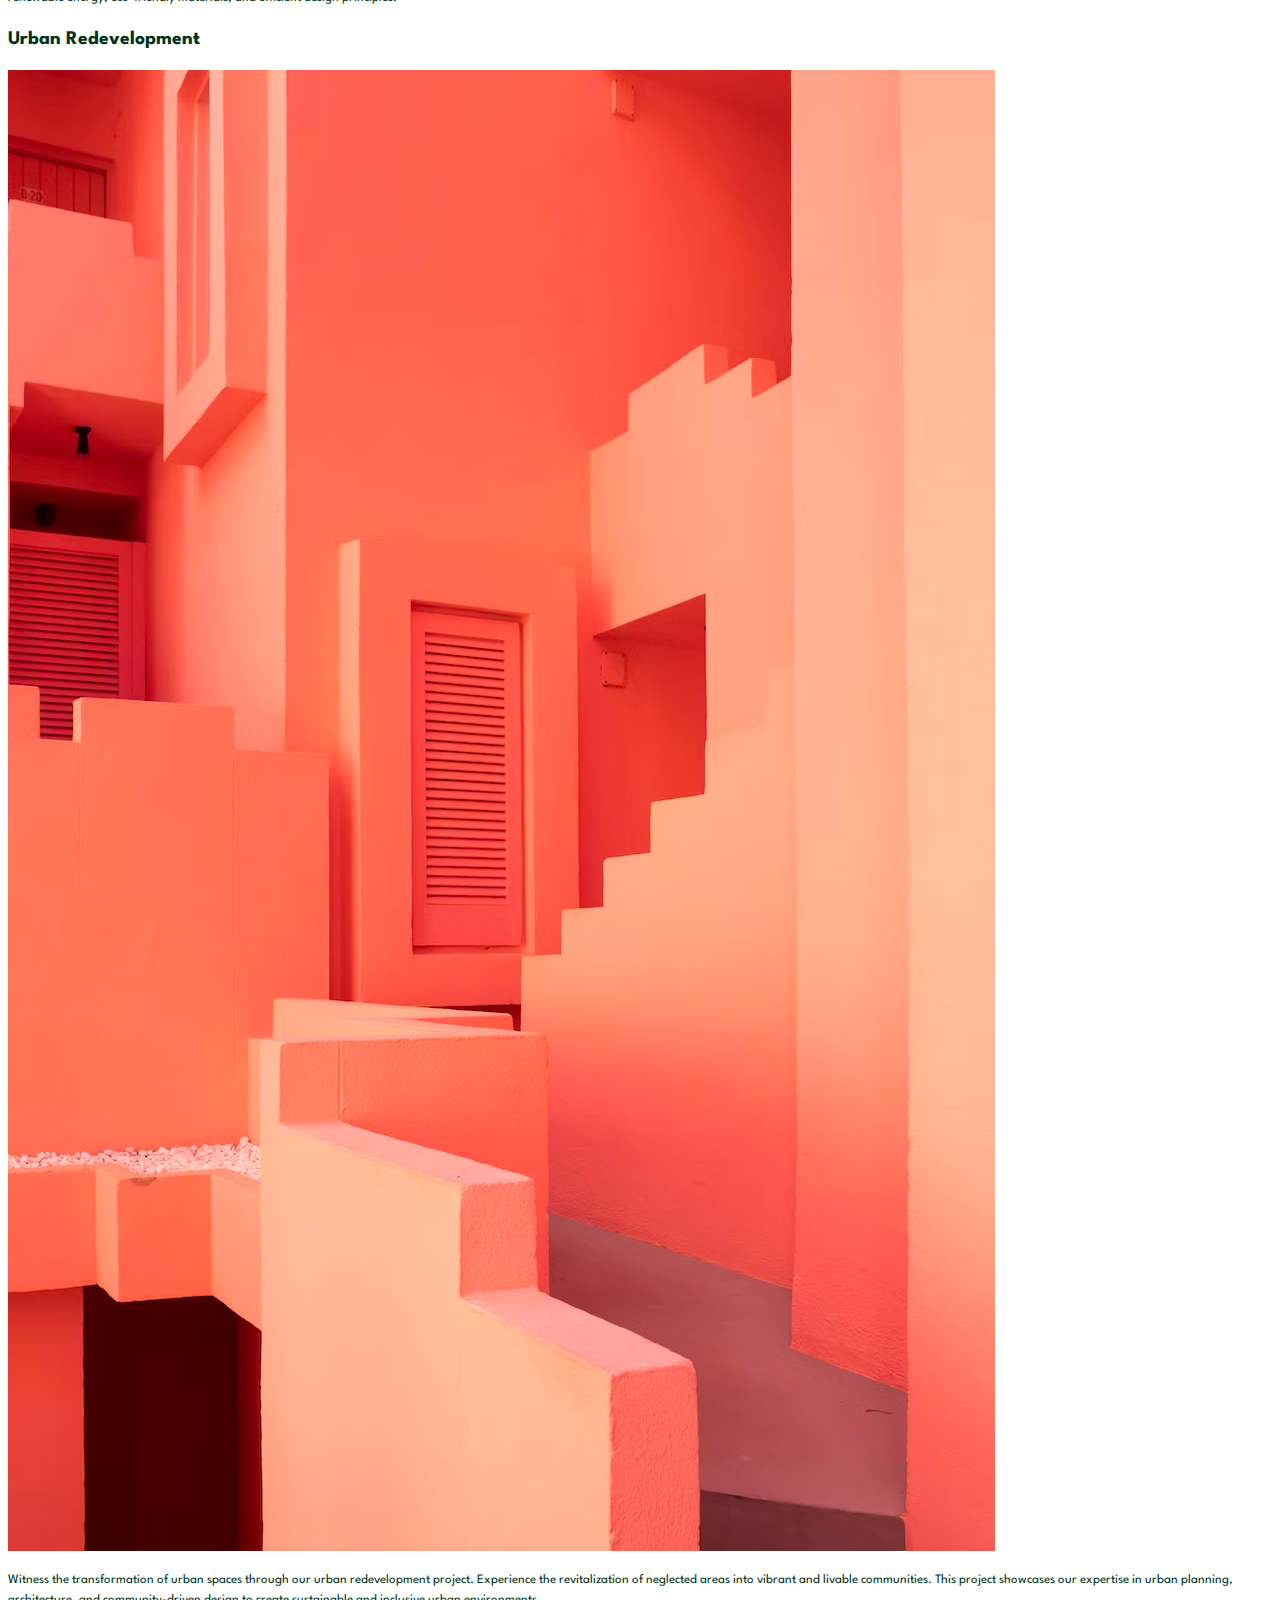
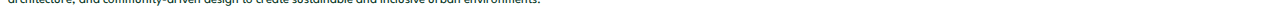
<file: week_08_html_css_javascript/homepage/project.html>
<!DOCTYPE html>
<html>
<head>
  <title>itsyuimoriispace - Project</title>
  <link rel="stylesheet" type="text/css" href="styles.css">
</head>
<body>
  <nav>
    <ul>
      <li><a href="index.html">Home</a></li>
      <li><a href="project.html">Project</a></li>
      <li><a href="about.html">About</a></li>
    </ul>
  </nav>

  <div class="content">
    <div class="project-item">
        <h2>Architectural Visualization</h2>
        <img class="project-image" src="project1.jpg" alt="Architectural Visualization">
        <p>Experience the future of architecture through immersive 3D visualizations. Our project showcases the fusion of art and technology to bring architectural designs to life. Explore the intricate details and spatial arrangements in a virtual environment.</p>
      </div>
      
      <div class="project-item">
        <h2>Sustainable Green Building</h2>
        <img class="project-image" src="project2.jpg" alt="Sustainable Green Building">
        <p>Discover our innovative approach to sustainable architecture and green building practices. This project highlights our commitment to creating environmentally friendly structures that harmonize with nature. Explore the integration of renewable energy, eco-friendly materials, and efficient design principles.</p>
      </div>
      
      <div class="project-item">
        <h2>Urban Redevelopment</h2>
        <img class="project-image" src="project3.jpg" alt="Urban Redevelopment">
        <p>Witness the transformation of urban spaces through our urban redevelopment project. Experience the revitalization of neglected areas into vibrant and livable communities. This project showcases our expertise in urban planning, architecture, and community-driven design to create sustainable and inclusive urban environments.</p>
      </div>
      

  </div>
</body>
</html>
</file>
<file: week_08_html_css_javascript/homepage/styles.css>
@import url('https://fonts.googleapis.com/css2?family=Spartan:wght@100;200;300;400&display=swap');
html,
body {
    min-width: 290px;
    color: #00321a;
    background-color: #fff;
    font-family: 'Spartan', sans-serif;
    line-height: 1.5;
    font-size: 0.9rem;
}
/* * {
margin: 0;
padding: 0;
} */

#navbar {
    position: fixed;
    min-width: 300px;
    top: 0px;
    left: 0px;
    width: 300px;
    height: 100%;
    background-color: #5ce379;
}

#navbar ul {
    height: 90%;
    padding: 1rem;
    overflow-y: auto;
    overflow-x: hidden;
}

header {
    color: #00311b;
    margin: 10px;
    text-align: center;
    font-size: 1.3rem;
    font-family: 'Spartan', sans-serif;
    margin-top: 2rem;
}

#navbar li {
    list-style: none;
    position: relative;
    width: 100%;
}

#navbar a {
    display: block;
    padding: 10px 30px;
    color: #ffffff;
    cursor: pointer;
}

a {
    text-decoration: none;
    color: #4bb462;
}

#main-doc {
    margin-left: 310px;
    padding: 40px;
    margin-bottom: 50px;
}

.main-section {
    margin-left: 20px;
}

#navbar ul {
    height: 90%;
    padding: 0;
    overflow-y: auto;
    overflow-x: hidden;
}

#navbar li {
    list-style: none;
    position: relative;
    width: 100%;
}

#navbar a:hover {
    display: block;
    padding: 10px 30px;
    color: #00321a;
    text-decoration: none;
    cursor: pointer;
}

code {
    display: block;
    text-align: left;
    white-space: normal;
    word-break: break-all;
    word-wrap: break-word;
    position: relative;
    line-height: 2;
    background-color: #f7f7f7;
    padding: 10px;
    border-radius: 5px;
    font-size: 1rem;
    font-family: 'Courier New', Courier, monospace;
    color: #4bb462;
    width: 100%;
    overflow-y: auto;
    overflow-x: auto;
}

@media only screen and (max-width: 815px) {
    #navbar ul {
        height: 200px;
    }
    #navbar {
        position: fixed;
        top: 0;
        padding: 0;
        margin: 0 auto;
        width: 100%;
        max-height: 300px;
        z-index: 1;
    }
    #main-doc {
        position: relative;
        margin-left: 0px;
        margin-top: 270px;
    }
}
/* width */

 ::-webkit-scrollbar {
    width: 10px;
    height: 10px;
}
/* Track */

 ::-webkit-scrollbar-track {
    background: #fff;
}
/* Handle */

 ::-webkit-scrollbar-thumb {
    background: #465757;
    border-radius: 10px;
}
/* Handle on hover */

 ::-webkit-scrollbar-thumb:hover {
    background: #091212;
}
/***** NavBar Scrollbar *******/
/* Track */

#navbar ul::-webkit-scrollbar-track {
    background: #182d2e;
}
/* Handle */

#navbar ul::-webkit-scrollbar-thumb {
    background: #dfdfdf;
    border: 1px solid #182d2e;
}
/* Handle on hover */

#navbar ul::-webkit-scrollbar-thumb:hover {
    background: #f8f8f8;
}
/****Code Snippets Scrollbar****/

code::-webkit-scrollbar {
    height: 3px;
}

code::-webkit-scrollbar-track {
    background: #f7f7f7;
}

.wrong-code::-webkit-scrollbar-track {
    background: #fcf3f3;
}

.preview::-webkit-scrollbar-track {
    background: #fefefe;
}
</file>
<file: week_08_html_css_javascript/trivia/styles.css>
body {
    background-color: #fff;
    color: #212529;
    font-size: 1rem;
    font-weight: 400;
    line-height: 1.5;
    margin: 0;
    text-align: left;
}

.container {
    margin-left: auto;
    margin-right: auto;
    padding-left: 15px;
    padding-right: 15px;
}

.header {
    background-color: #477bff;
    color: #fff;
    margin-bottom: 2rem;
    padding: 2rem 1rem;
    text-align: center;
}

.section {
    padding: 0.5rem 2rem 1rem 2rem;
}

.section:hover {
    background-color: #f5f5f5;
    transition: color 2s ease-in-out, background-color 0.15s ease-in-out;
}

h1 {
    font-family: 'Montserrat', sans-serif;
    font-size: 48px;
}

button, input[type="submit"] {
    background-color: #d9edff;
    border: 1px solid transparent;
    border-radius: 0.25rem;
    font-size: 0.95rem;
    font-weight: 400;
    line-height: 1.5;
    padding: 0.375rem 0.75rem;
    text-align: center;
    transition: color 0.15s ease-in-out, background-color 0.15s ease-in-out, border-color 0.15s ease-in-out, box-shadow 0.15s ease-in-out;
    vertical-align: middle;

    cursor: pointer;
}

button:hover {
    background-color: #93cafb;
}


input[type="text"] {
    line-height: 1.8;
    width: 25%;
}

input[type="text"]:hover {
    background-color: #f5f5f5;
    transition: color 2s ease-in-out, background-color 0.15s ease-in-out;
}
</file>
